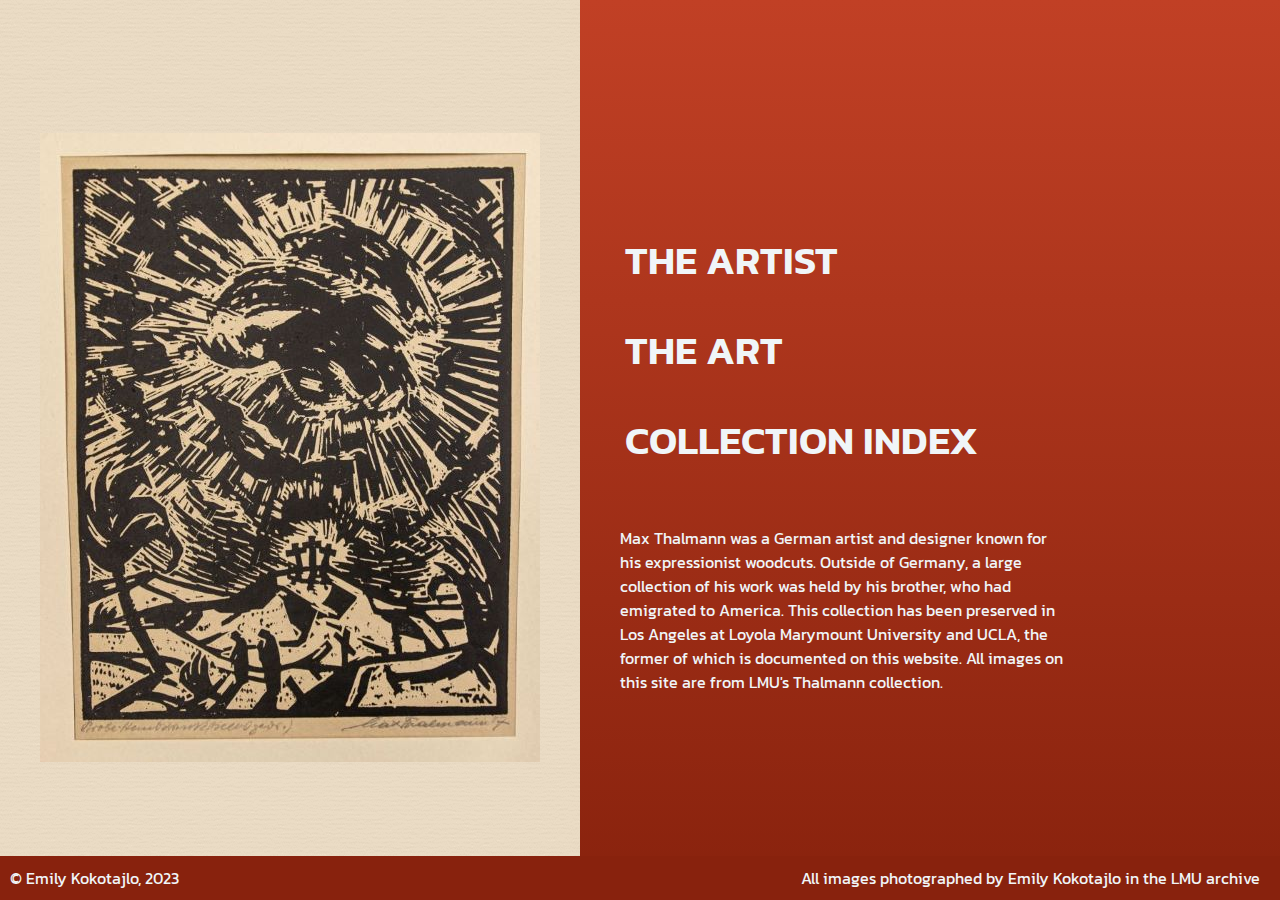
<file: index.html>
<!DOCTYPE html>
<html lang="en">

<head>
    <meta charset="utf-8">
    <meta name="viewport" content="width=device-width,  initial-scale=1.0">
    <link rel="stylesheet" type="text/css" href="Stylesheets/style.css">
    <!--fonts-->
    <link rel="preconnect" href="https://fonts.googleapis.com">
    <link rel="preconnect" href="https://fonts.gstatic.com" crossorigin>
    <link
        href="https://fonts.googleapis.com/css2?family=Kanit:wght@300;600;900&family=Montserrat+Alternates:wght@900&display=swap"
        rel="stylesheet">
    <title>Max Thalmann at LMU</title>
</head>

<!--main page deco-->

<body>
    <div id="landingPage">
        <div class="topPassionImage">
            <figure class="passionImage">
                <img src="Images/passion6.jpg"
                    alt="Golgotha from Max Thalmann's Passion series, expressionist-style woodcut of three crosses on a hill under tumultuous sky">
            </figure>
        </div>
        <div class="rightSideLanding">
            <ul class="bigLinks">
                <li><a href="artist.html">The Artist</a></li>
                <li><a href="art.html">The Art</a></li>
                <li><a href="collection.html">Collection Index</a></li>
            </ul>
            <p id="landingInfo">Max Thalmann was a German artist and designer known for his expressionist woodcuts.
                Outside of Germany, a large collection of his work was held by his brother, who had emigrated to
                America. This collection has been preserved in Los Angeles at Loyola Marymount University and UCLA, the
                former of which is documented on this website. All images on this site are from LMU's Thalmann
                collection.</p>
        </div>
    </div>
    <footer>
        <p>&#169; Emily Kokotajlo, 2023</p>
        <p>All images photographed by Emily Kokotajlo in the LMU archive</p>
    </footer>
</body>

</html>
</file>
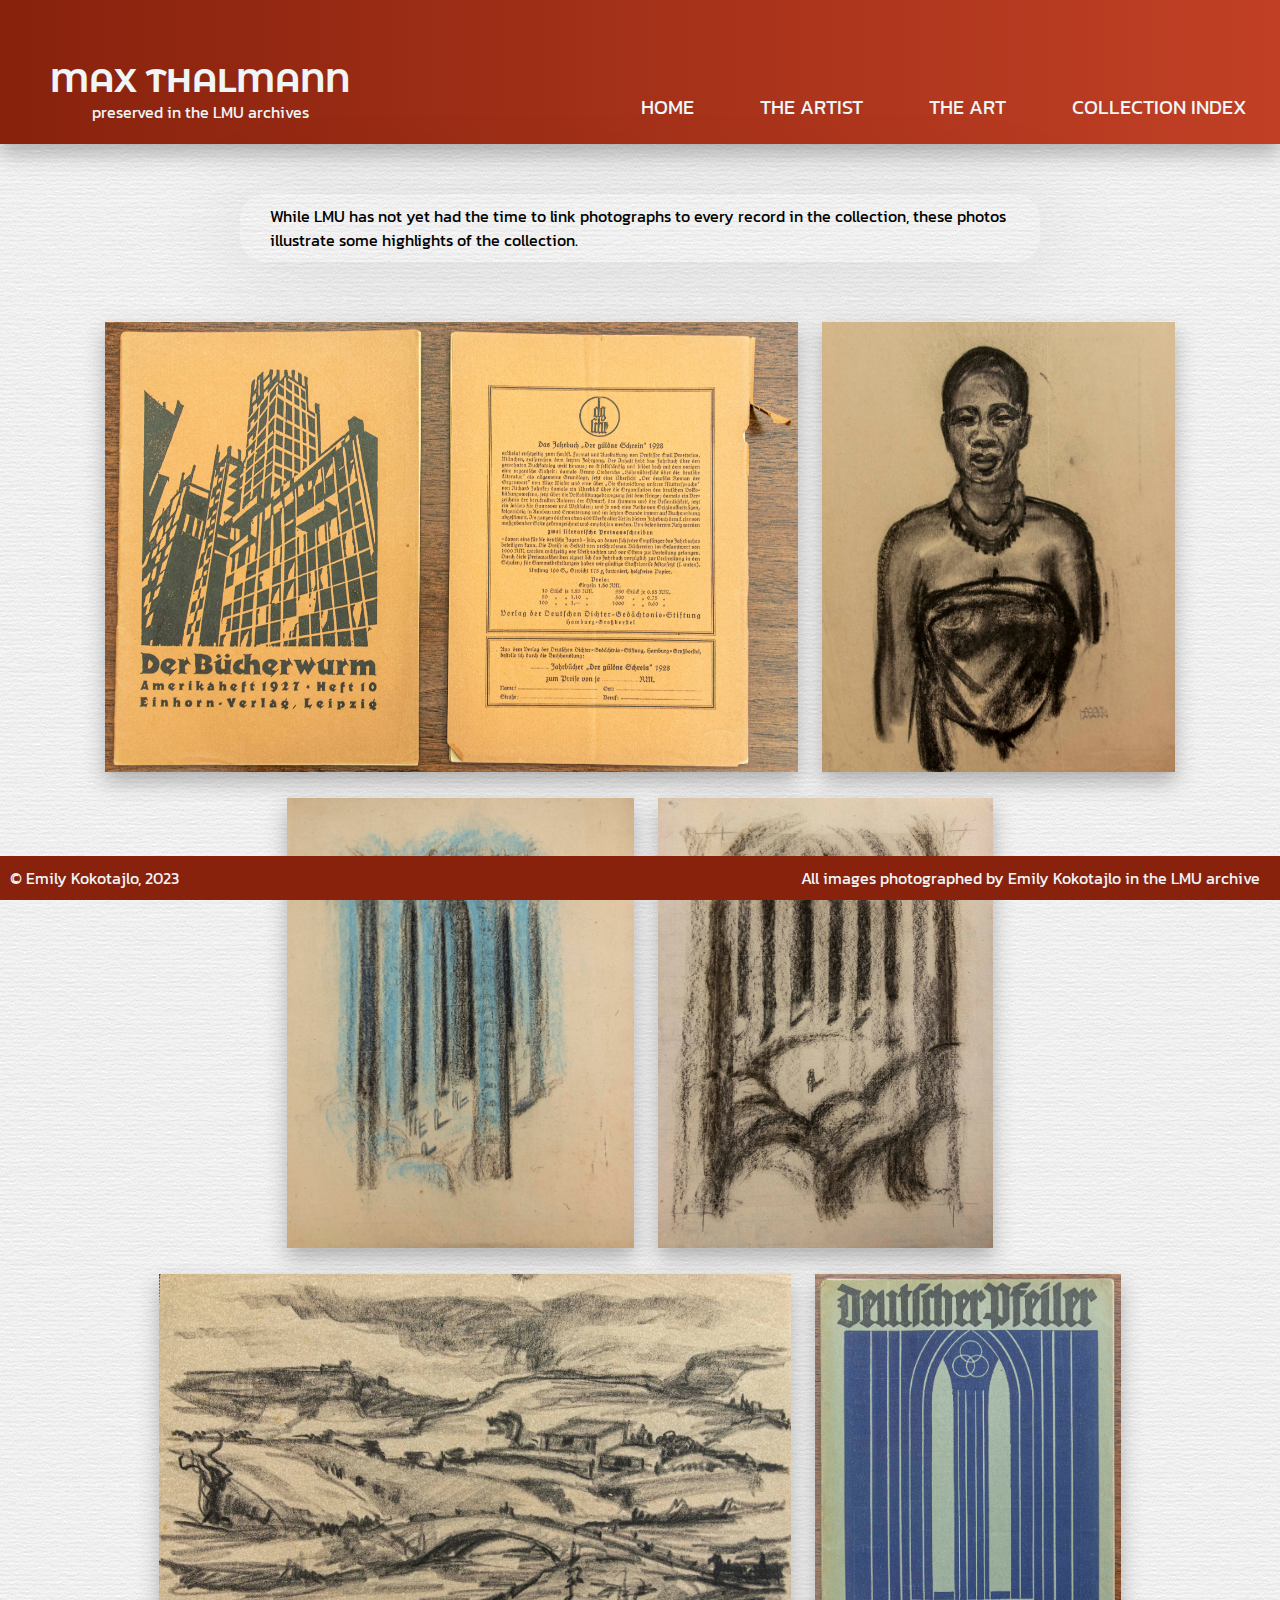
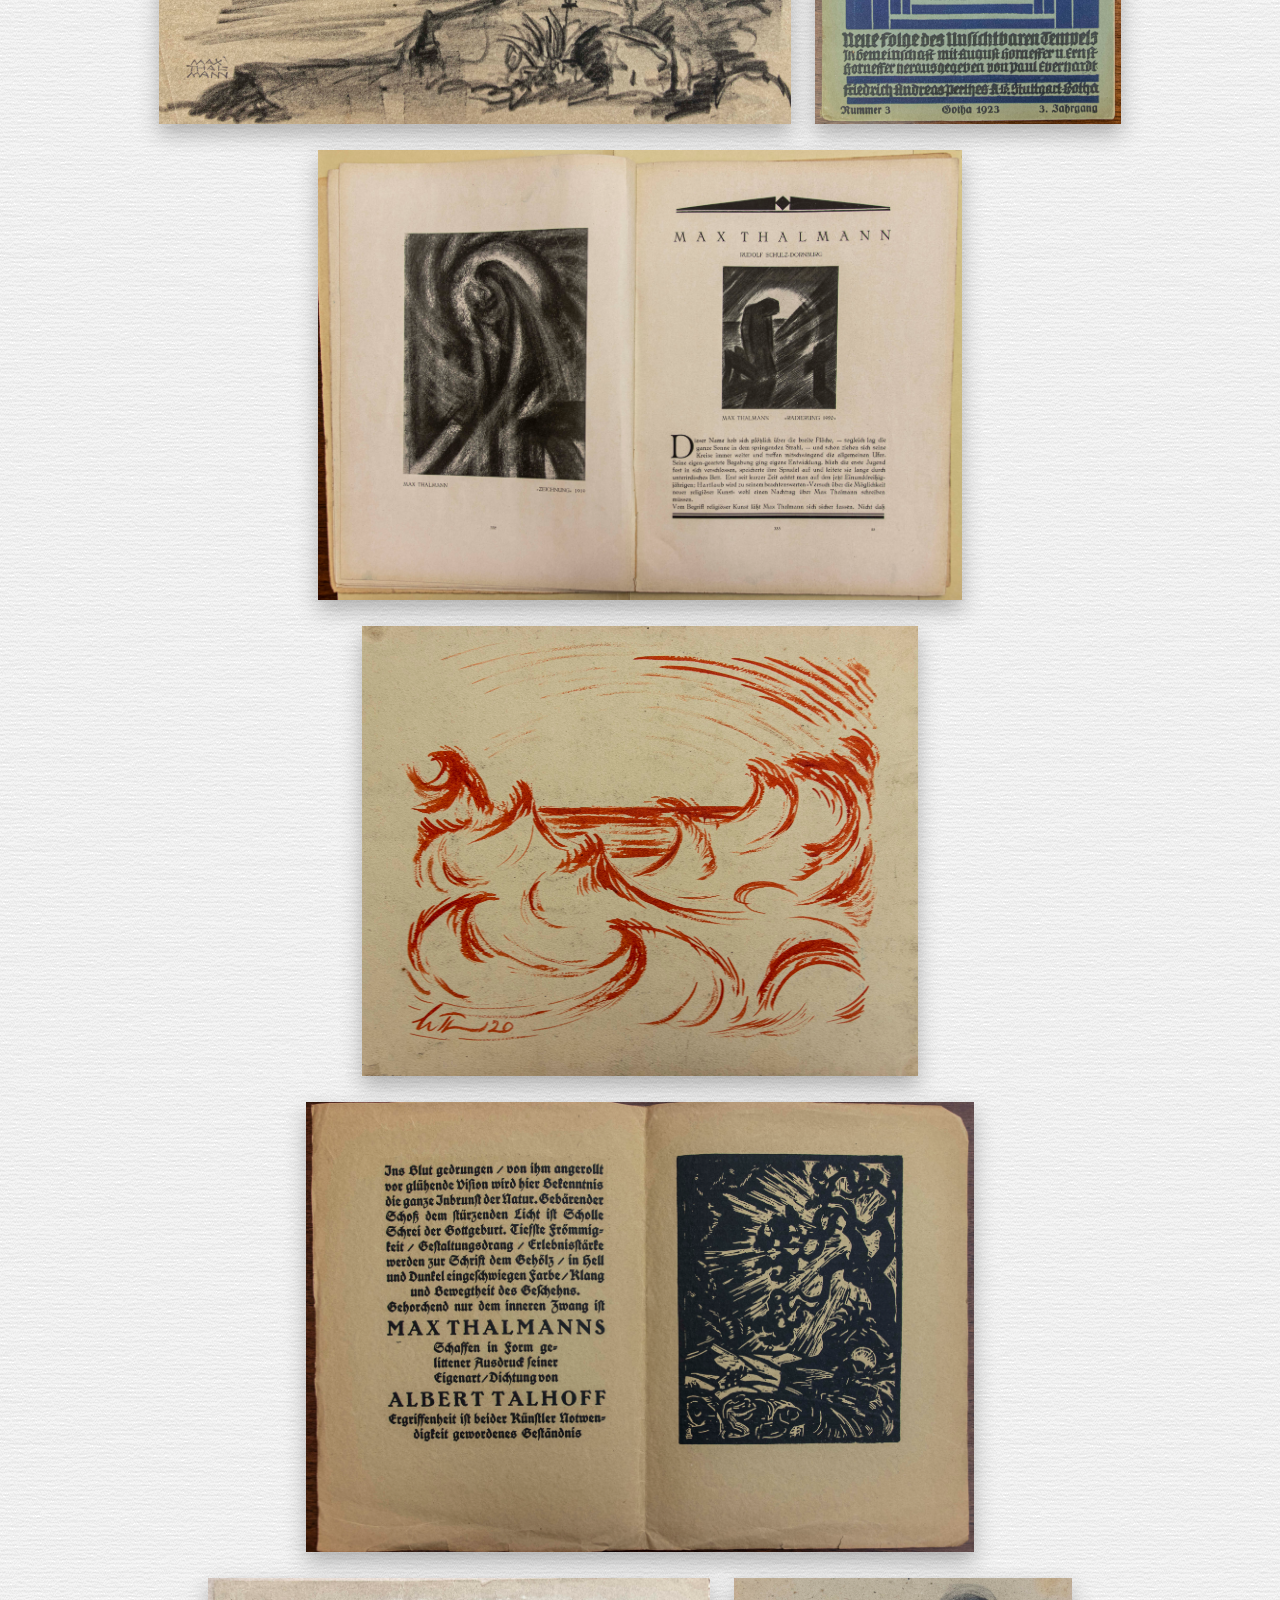
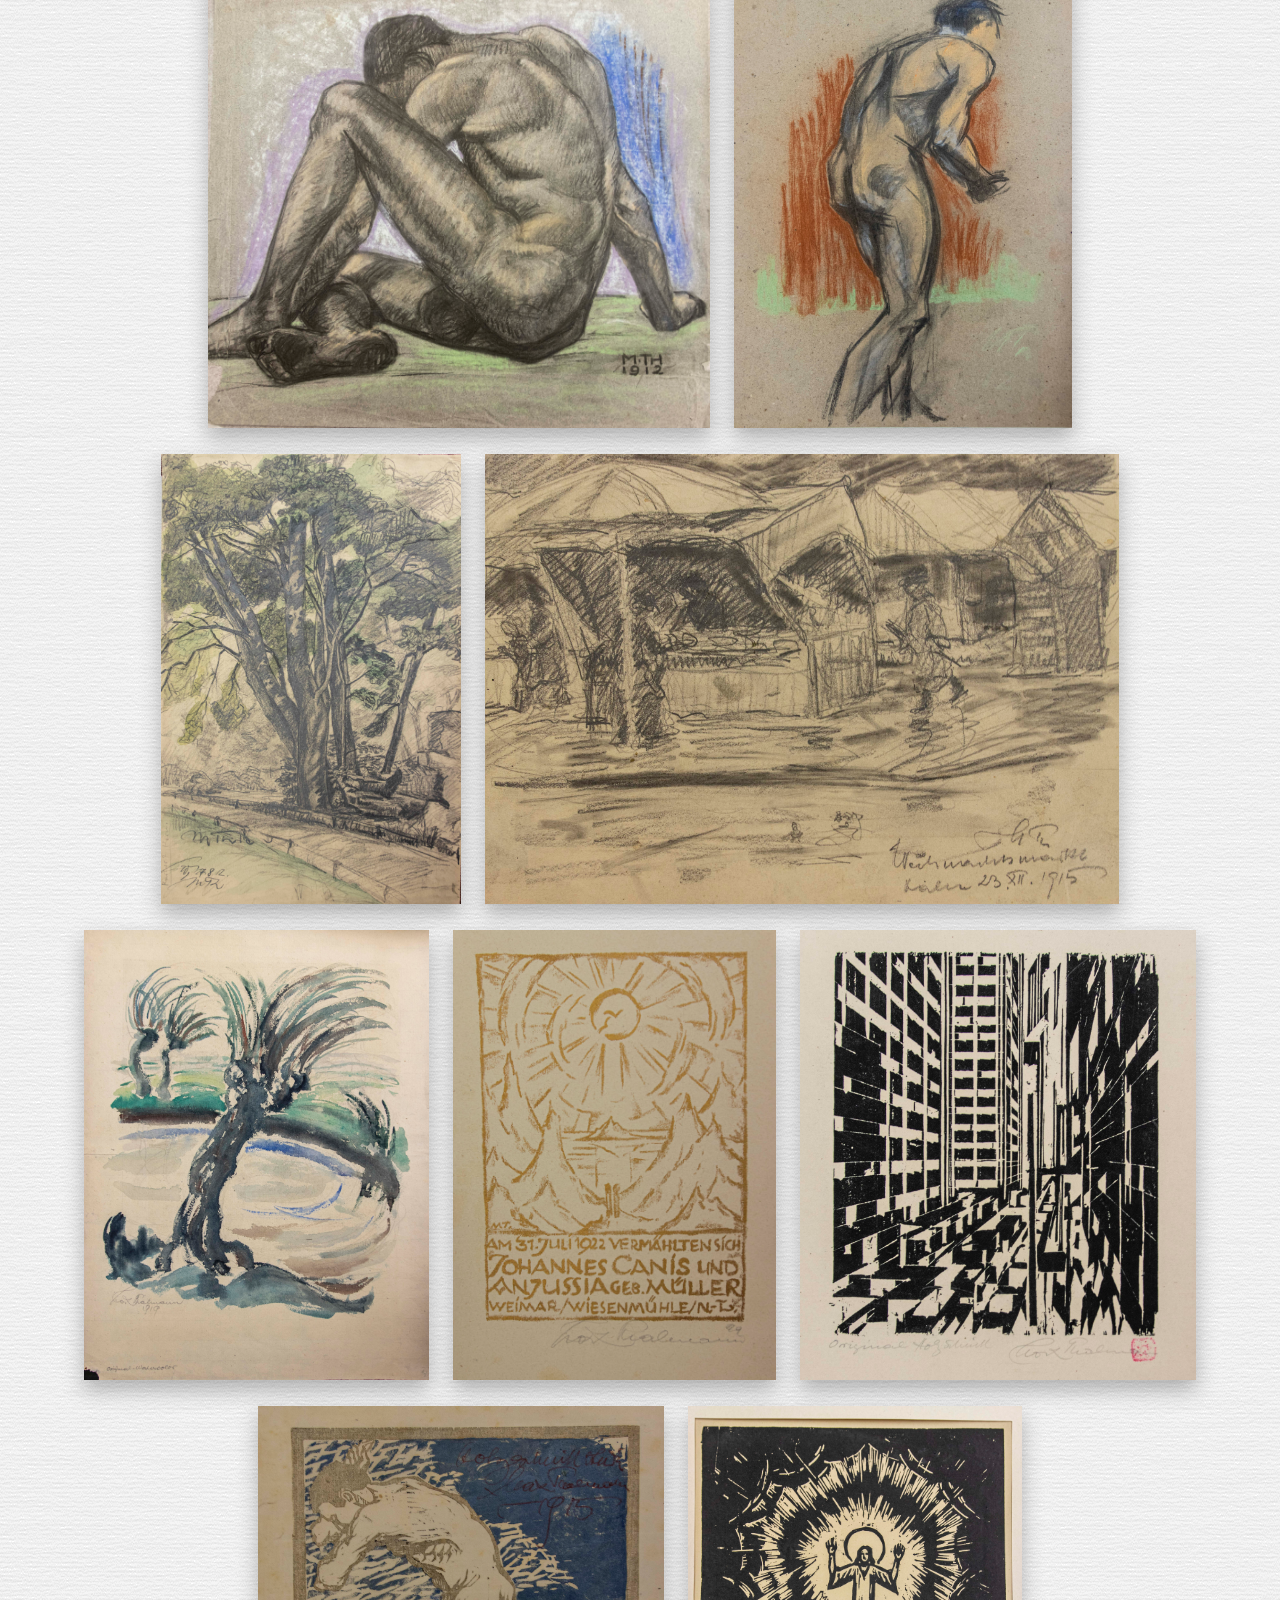
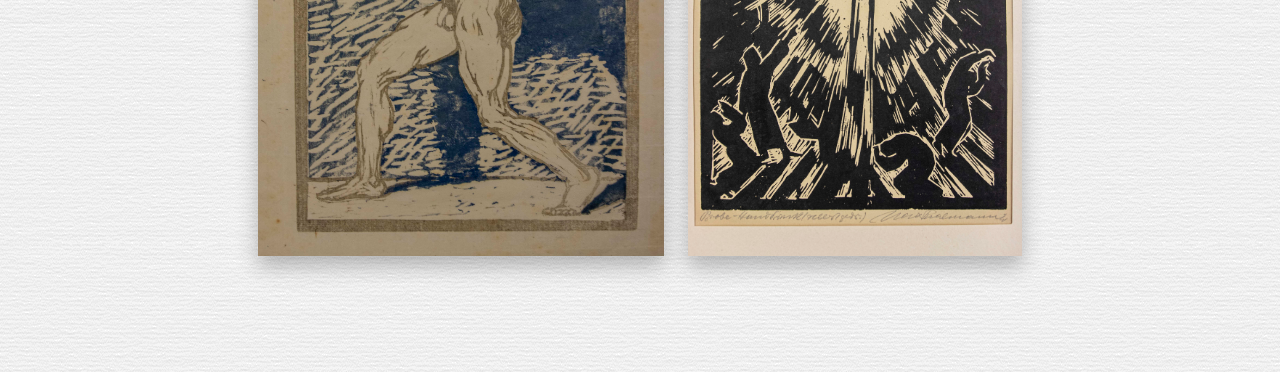
<file: art.html>
<!DOCTYPE html>
<html lang="en">

<head>
    <meta charset="utf-8">
    <meta name="viewport" content="width=device-width,  initial-scale=1.0">
    <link rel="stylesheet" type="text/css" href="Stylesheets/style.css">
    <!--fonts-->
    <link rel="preconnect" href="https://fonts.googleapis.com">
    <link rel="preconnect" href="https://fonts.gstatic.com" crossorigin>
    <link
        href="https://fonts.googleapis.com/css2?family=Kanit:wght@300;600;900&family=Montserrat+Alternates:wght@900&display=swap"
        rel="stylesheet">
    <title>Max Thalmann at LMU</title>
</head>

<body>
    <!--nav bar stuffs-->
    <header>
        <div class="logo"><a href="index.html">
                <h1>Max Thalmann</h1>
                <p>preserved in the LMU archives</p>
            </a></div>
        <nav>
            <ul class="navigation">
                <li><a href="index.html">Home</a></li>
                <li><a href="artist.html">The Artist</a></li>
                <li><a href="art.html">The Art</a></li>
                <li><a href="collection.html">Collection Index</a></li>
            </ul>
        </nav>
    </header>
    <div class="layout">
        <p class="formatExplainer">While LMU has not yet had the time to link photographs to every record in the
            collection, these photos
            illustrate some highlights of the collection.</p>
    </div>

    <!--add many images, with titles-->
    <div id="artMosaicContainer">
        <div id="artMosaic">
            <figure><img src="Images/bucherwurmAmerikaheft316f.jpg"
                    alt="yellow front and back covers of Der Bucherwurm magazine. ink is black, text is German and cover is illustrated with a Thalmann woodcut of skyscrapers from the America series">
                <figcaption>
                    Der Bucherwurm Amerikaheft, "The Bookworm, American issue" pamphlet, 1927. With woodcut cover
                    designed by Thalmann. In folder 316 of box 8
                </figcaption>
            </figure>
            <figure><img src="Images/charcoalAfricanWoman91_27.jpg"
                    alt="charcoal drawing of an African woman, from the torso up. fairly realistic drawing, with some simplifying of her features">
                <figcaption>
                    "Untitled" drawing, charcoal on paper. Entry 91.27 in box 9ov.
                </figcaption>
            </figure>
            <figure><img src="Images/charcoalCathedralSketch199.jpg"
                    alt="charcoal and blue chalk sketch of monumental arches and columns that tiny figures walk around. Line work is rough and fluid">
                <figcaption>
                    Charcoal sketch on paper, likely a study for Cathedral series. Entry 199 in box 5ov
                </figcaption>
            </figure>
            <figure><img src="Images/charcoalCathedralSketch200.jpg"
                    alt="charcoal sketch of monumental arches and columns with a single tiny figure in the center. line work is rough and fluid">
                <figcaption>
                    Charcoal sketch on paper, likely a study for Cathedral series. Entry 200 in box 5ov
                </figcaption>
            </figure>
            <figure><img src="Images/charcoalLandscape198.jpg"
                    alt="charcoal sketch of a small house nestled in gently rolling hills. An arched bridge crosses a river in the foreground. variety of shading, though linework is gestural">
                <figcaption>
                    "Untitled" charcoal landscape on paper. Entry 198 in box 5ov
                </figcaption>
            </figure>
            <figure><img src="Images/deutlcherPfeiler315f.jpg"
                    alt="magazine cover of Deutscher Pfeiler with blue and black ink on greenish paper. Text is German, and Thalmann created the illustrative woodcut of a single column centered in a tall arch. lines are geometric, symmetrical and clean">
                <figcaption>
                    Deutscher Pfeiler, "German Pillar" pamphlet, June 1923. Woodcut cover designed by Thalmann. In
                    folder 315 of box 8
                </figcaption>
            </figure>
            <figure><img src="Images/feuerArticle311f.jpg"
                    alt="pages of Feuer magazine article from March 1921. Text in German, discusses Thalmann's work and contains two small reproductions of stylized etchings by Thalmann">
                <figcaption>
                    Feuer, "Fire" magazine article on Thalmann's work, March 1921. In folder 311 of box 8
                </figcaption>
            </figure>
            <figure><img src="Images/inkWaves208.jpg"
                    alt="orange ink drawing on yellowed paper, appear to be abstracted ocean waves or sand dunes. Gestural line work creates a circular frame within rectangular composition">
                <figcaption>
                    "Style 34," ink and watercolor on paper, 1920. Entry 208 in box 5ov
                </figcaption>
            </figure>
            <figure><img src="Images/passionText313f.jpg"
                    alt="page of a German language text describing Thalmann's work on the Passion series. a small image of Passion 3, Gethsemane">
                <figcaption>
                    German language article on Thalmann's work, date unknown. In folder 313 of box 8
                </figcaption>
            </figure>
            <figure><img src="Images/pastelMaleNude215.jpg"
                    alt="pastel and chalk drawing using black, light purple, light green, blue and white. A nude male figure sits on the floor with his head bowed and one knee pulled towards his chest. His muscles are dramatically shaded and rendered with clear lines">
                <figcaption>
                    "Untitled" pastel on paper, 1912. Entry 215 in box 5ov
                </figcaption>
            </figure>
            <figure><img src="Images/pastelMaleNude91_68.jpg"
                    alt="pastel and chalk drawing using black, light green, white and a burnt orange. A male nude figure faces away from the viewer, hunched over with arms in front of him. Shaded dramatically, but the lines are more rough and gestural">
                <figcaption>
                    "Untitled" pastel on paper, no date. Entry 91.68 in box 9ov
                </figcaption>
            </figure>
            <figure><img src="Images/pencilLandscape287.jpg"
                    alt="pencil drawing of a park, using green in addition to gray. A path comes toward the viewer, with a large tree behind it. Linework is crisp and realistic">
                <figcaption>
                    "Weimar" pencil landscape on paper, 1912. Entry 287 in box 6ov
                </figcaption>
            </figure>
            <figure><img src="Images/pencilMarketScene91_34.jpg"
                    alt="pencil drawing of a man with a shotgun walking through a market. The linework is gestural and overlapping zig-zag shading creates feeling of movement and energy">
                <figcaption>
                    "Untitled" pencil drawing, 1915. Entry 91.34 in box 9ov
                </figcaption>
            </figure>
            <figure><img src="Images/watercolorTrees209.jpg"
                    alt="watercolor with black, blue, green, brown and yellow ink of three gnarly trees with long grass-like tops. Linework is gestural and abstract">
                <figcaption>
                    "Untitled" watercolor on paper, 1919. Entry 209 in box 5ov
                </figcaption>
            </figure>
            <figure><img src="Images/weddingCard91_46.jpg"
                    alt="drawing or chalk-style lithograph with German text wishing Joannes Canis and Anjussia Muller a happy wedding. Illustration is a stylized landscape of the sun over a lake surrounded by dramatic mountains. Two small figures in center of image look out into sunrays and the serene water. Gold ink on yellowed paper">
                <figcaption>
                    Wedding card, drawing or chalk-style lithograph on paper, 1922. Entry 91.46 in box 9ov
                </figcaption>
            </figure>
            <figure><img src="Images/woodcutAmerica278.jpg"
                    alt=" woodcut, black ink on yellowed paper. Stylized view of busy city streets filled with cars, weaving between skyscrapers. Geometric simplification with a dramatic single vanishing point">
                <figcaption>
                    "America Series" woodcut, no date. Entry 278 in box 10ov
                </figcaption>
            </figure>
            <figure><img src="Images/woodcutMaleNude91_70.jpg"
                    alt="woodcut, gold/tan figure with blue ink for shadows on yellowed paper. A nude male figure pulls something heavy outside of the frame with a rope across his shoulder. Dramatic shadows and calligraphic lines outline the figure, but there are no gradients of shading">
                <figcaption>
                    "Striving Male" woodcut, 1915. Entry 91.70 in box 9ov
                </figcaption>
            </figure>
            <figure><img src="Images/WoodcutPassionResurrection231.jpg"
                    alt="woodcut, black ink on yellowed paper. Figure of Christ with his arms outstretched dominates the center of the image and radiates powerful light. Foreground figures are blinded by the light and bow before him, silhouetted in shadow to contrast the central light of Christ">
                <figcaption>
                    "Passion 8," or "Resurrection" woodcut, no date. Entry 231 in box 10ov
                </figcaption>
            </figure>
        </div>
    </div>

    <footer>
        <p>&#169; Emily Kokotajlo, 2023</p>
        <p>All images photographed by Emily Kokotajlo in the LMU archive</p>
    </footer>
</body>

</html>
</file>
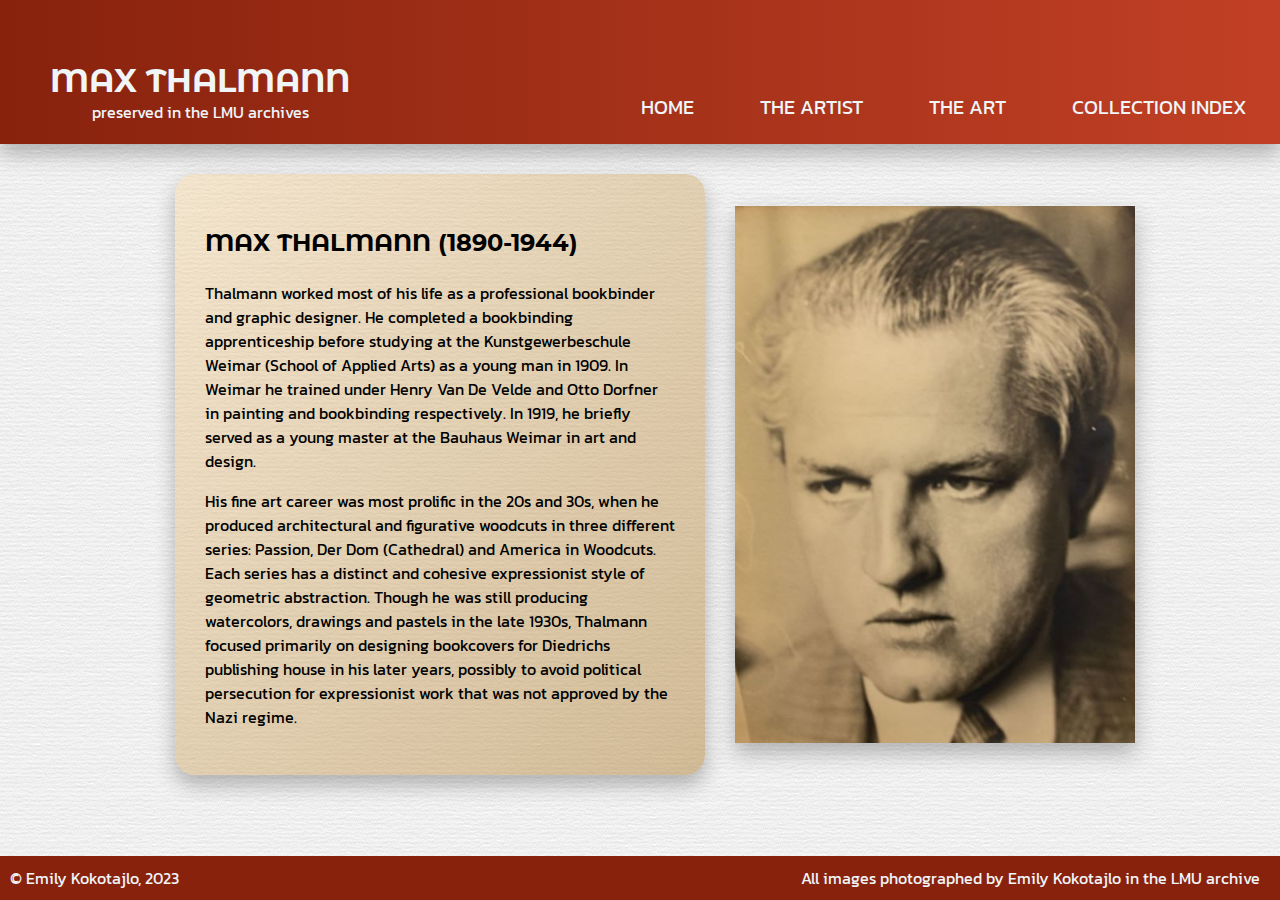
<file: artist.html>
<!DOCTYPE html>
<html lang="en">

<head>
    <meta charset="utf-8">
    <meta name="viewport" content="width=device-width,  initial-scale=1.0">
    <link rel="stylesheet" type="text/css" href="Stylesheets/style.css">
    <!--fonts-->
    <link rel="preconnect" href="https://fonts.googleapis.com">
    <link rel="preconnect" href="https://fonts.gstatic.com" crossorigin>
    <link
        href="https://fonts.googleapis.com/css2?family=Kanit:wght@300;600;900&family=Montserrat+Alternates:wght@900&display=swap"
        rel="stylesheet">
    <title>Max Thalmann at LMU</title>
</head>

<body>
    <!--nav bar stuffs-->
    <header>
        <div class="logo"><a href="index.html">
                <h1>Max Thalmann</h1>
                <p>preserved in the LMU archives</p>
            </a></div>
        <nav>
            <ul class="navigation">
                <li><a href="index.html">Home</a></li>
                <li><a href="artist.html">The Artist</a></li>
                <li><a href="art.html">The Art</a></li>
                <li><a href="collection.html">Collection Index</a></li>
            </ul>
        </nav>
    </header>
    <div id="thalmannBio">
        <div id="bioText">
            <h3>Max Thalmann (1890-1944)</h3>
            <p>Thalmann worked most of his life as a professional bookbinder and graphic designer. He completed a
                bookbinding apprenticeship before studying at the Kunstgewerbeschule Weimar (School of Applied Arts) as
                a young man in 1909. In Weimar he trained under Henry Van De Velde and Otto Dorfner in painting and
                bookbinding respectively. In 1919, he briefly served as a young master at the Bauhaus Weimar in art and
                design.
            </p>
            <p>His fine art career was most prolific in the 20s and 30s, when he produced architectural and
                figurative woodcuts in three different series: Passion, Der Dom (Cathedral) and America in Woodcuts.
                Each series has a distinct and cohesive expressionist style of geometric abstraction. Though he was still
                producing watercolors, drawings and pastels in the late 1930s, Thalmann focused primarily on designing
                bookcovers for Diedrichs publishing house in his later years, possibly to avoid political persecution
                for expressionist work that was not approved by the Nazi regime.</p>
        </div>
        <img id="headshot" src="Images/thalmann-profile-pic.jpg"
            alt="photograph of Max Thalmann, a middle aged white man">
    </div>
    <footer>
        <p>&#169; Emily Kokotajlo, 2023</p>
        <p>All images photographed by Emily Kokotajlo in the LMU archive</p>
    </footer>
</body>

</html>
</file>
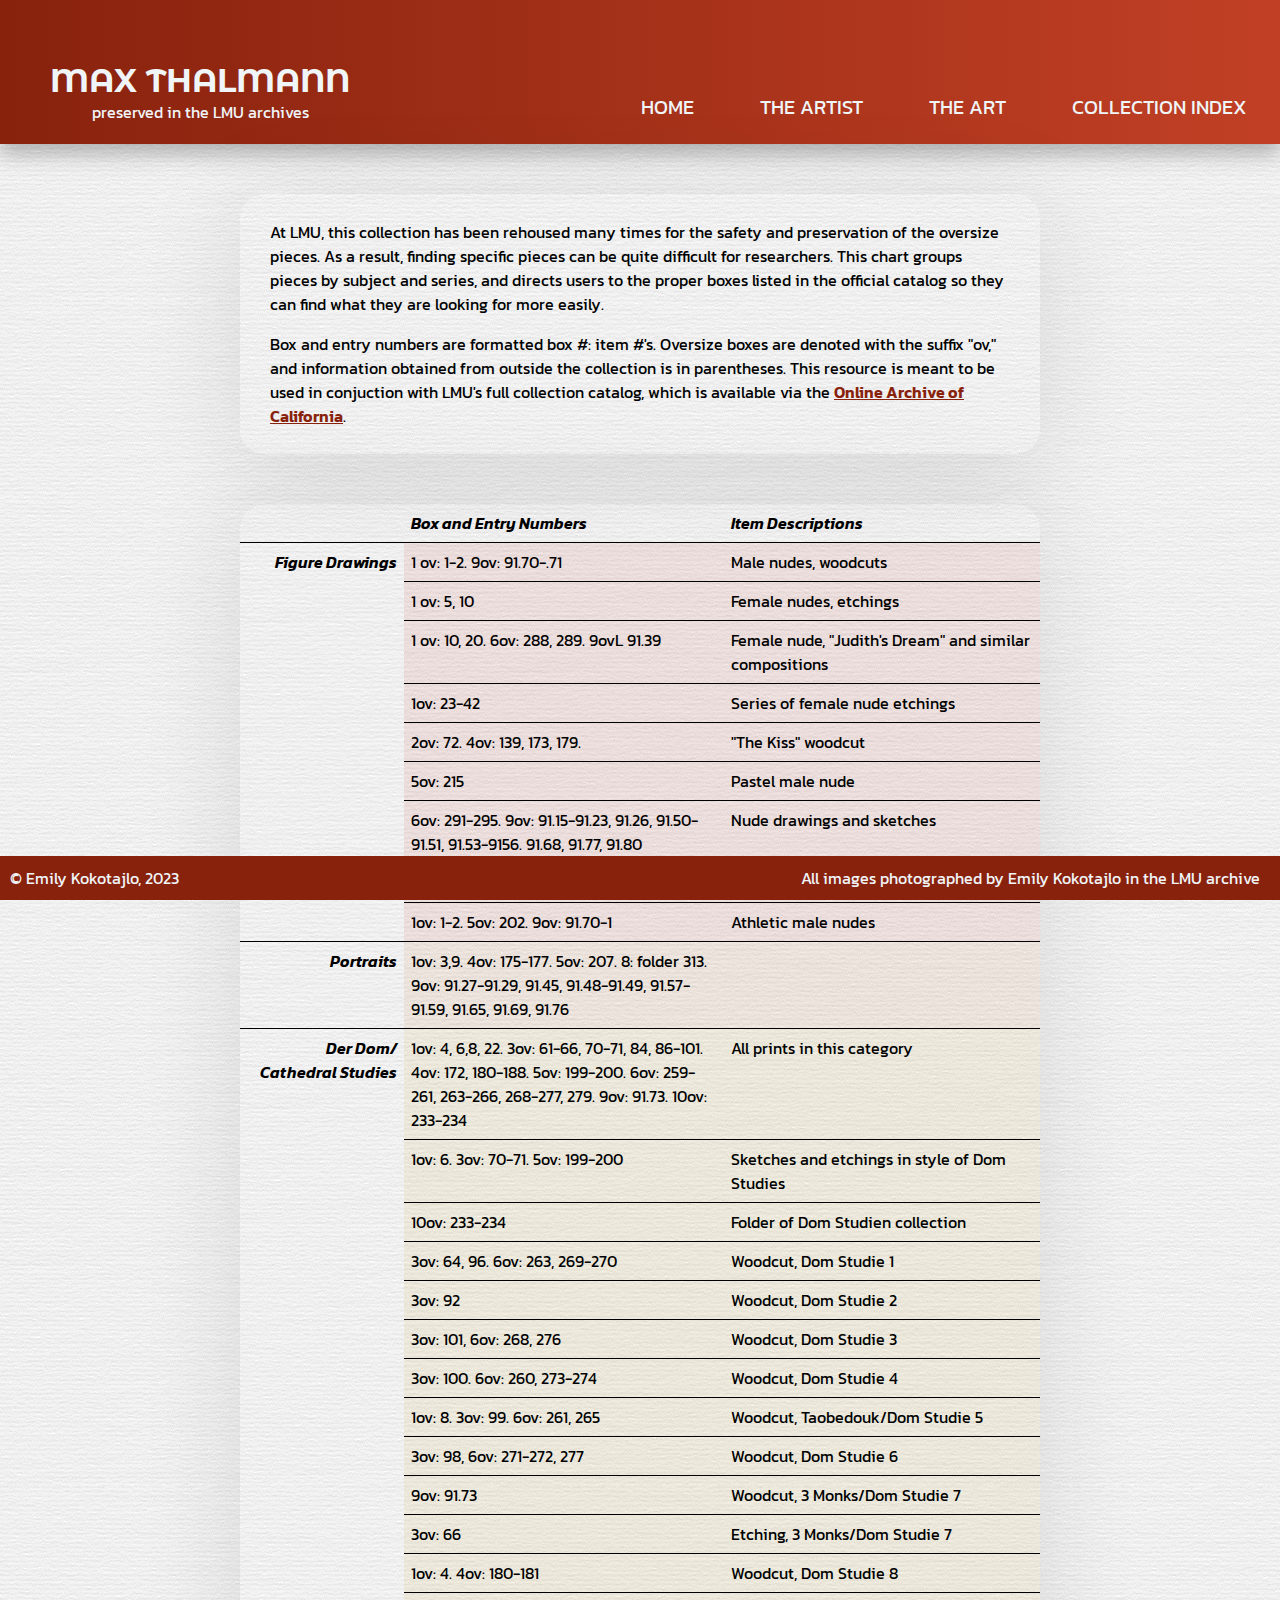
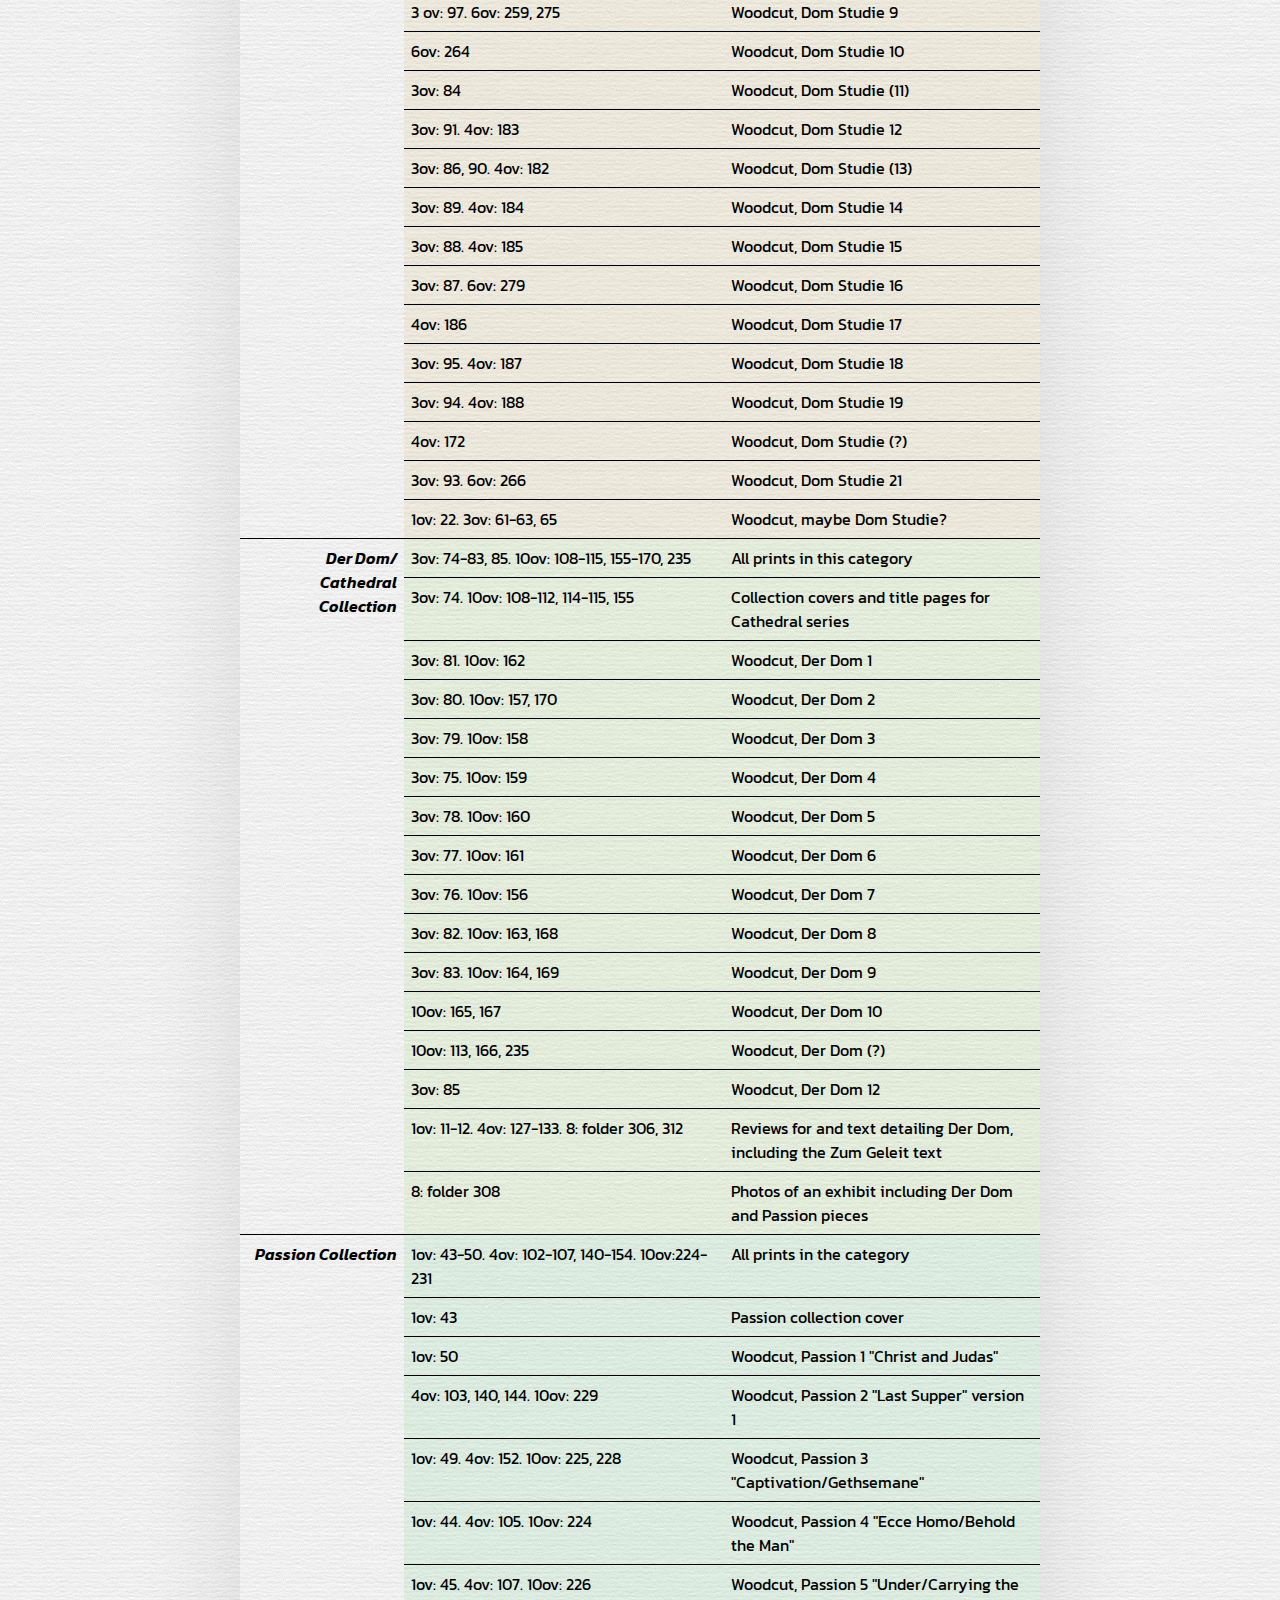
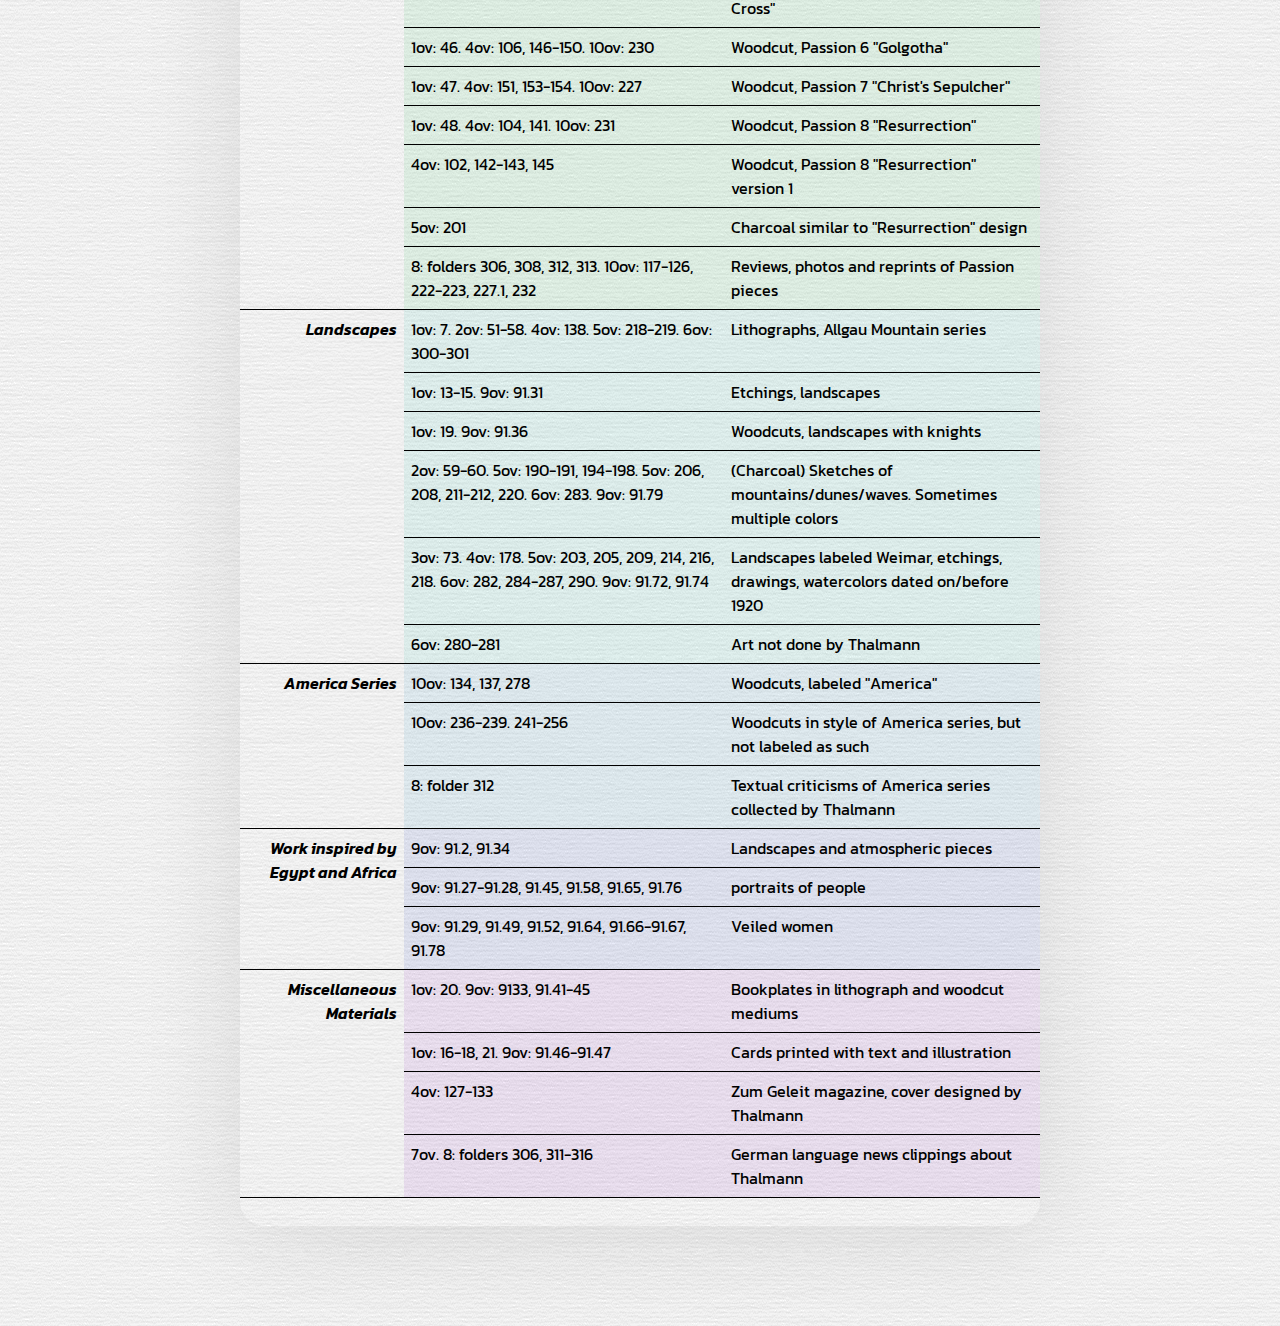
<file: collection.html>
<!DOCTYPE html>
<html lang="en">

<head>
    <meta charset="utf-8">
    <meta name="viewport" content="width=device-width,  initial-scale=1.0">
    <link rel="stylesheet" type="text/css" href="Stylesheets/style.css">
    <!--fonts-->
    <link rel="preconnect" href="https://fonts.googleapis.com">
    <link rel="preconnect" href="https://fonts.gstatic.com" crossorigin>
    <link
        href="https://fonts.googleapis.com/css2?family=Kanit:wght@300;600;900&family=Montserrat+Alternates:wght@900&display=swap"
        rel="stylesheet">
    <title>Max Thalmann at LMU</title>
</head>

<body>
    <!--nav bar stuffs-->
    <header>
        <div class="logo"><a href="index.html">
                <h1>Max Thalmann</h1>
                <p>preserved in the LMU archives</p>
            </a></div>
        <nav>
            <ul class="navigation">
                <li><a href="index.html">Home</a></li>
                <li><a href="artist.html">The Artist</a></li>
                <li><a href="art.html">The Art</a></li>
                <li><a href="collection.html">Collection Index</a></li>
            </ul>
        </nav>
    </header>
    <div class="layout">
        <div class="formatExplainer">
            <p>At LMU, this collection has been rehoused many times for the safety and preservation of the oversize
                pieces. As a result, finding specific pieces can be quite difficult for researchers. This chart groups pieces
                by subject and series, and directs users to the proper boxes listed in the official catalog so they can find
                what they are looking for more easily.</p>
            <p>Box and entry numbers are formatted box #: item #'s. Oversize boxes are denoted with the suffix "ov," and
                information obtained from outside the collection is in parentheses. This resource is meant to be used in
                conjuction with LMU's full collection catalog, which is available via the <a href="https://oac.cdlib.org/findaid/ark:/13030/c8mw2mjf/" target="_blank">Online Archive of California</a>.</p>
        </div>

        <!--chart of deaattthhhhhhh-->
        <div id="tableContainer">
            <table style="border-spacing: 0px;">
                <thead>
                    <tr>
                        <td></td>
                        <td>Box and Entry Numbers</td>
                        <td>Item Descriptions</td>
                    </tr>
                </thead>
                <!--row 1 figure drawings-->
                <tbody class="figureDrawings">
                    <tr>
                        <td class="column" rowspan="9">Figure Drawings</td>
                        <td>1 ov: 1-2. 9ov: 91.70-.71</td>
                        <td>Male nudes, woodcuts</td>
                    </tr>
                    <tr>
                        <td>1 ov: 5, 10</td>
                        <td>Female nudes, etchings</td>
                    </tr>
                    <tr>
                        <td>1 ov: 10, 20. 6ov: 288, 289. 9ovL 91.39</td>
                        <td>Female nude, "Judith's Dream" and similar compositions</td>
                    </tr>
                    <tr>
                        <td>1ov: 23-42</td>
                        <td>Series of female nude etchings</td>
                    </tr>
                    <tr>
                        <td>2ov: 72. 4ov: 139, 173, 179.</td>
                        <td>"The Kiss" woodcut</td>
                    </tr>
                    <tr>
                        <td>5ov: 215</td>
                        <td>Pastel male nude</td>
                    </tr>
                    <tr>
                        <td>6ov: 291-295. 9ov: 91.15-91.23, 91.26, 91.50-91.51, 91.53-9156. 91.68, 91.77, 91.80</td>
                        <td>Nude drawings and sketches</td>
                    </tr>
                    <tr>
                        <td>8: folder 308</td>
                        <td> Photos of Thalmann nude pieces</td>
                    </tr>
                    <tr>
                        <td>1ov: 1-2. 5ov: 202. 9ov: 91.70-1</td>
                        <td>Athletic male nudes</td>
                    </tr>
                </tbody>
                <!--row 2 portraits-->
                <tbody class="portraits">
                    <tr>
                        <td class="column">Portraits</td>
                        <td>1ov: 3,9. 4ov: 175-177. 5ov: 207. 8: folder 313. 9ov: 91.27-91.29, 91.45, 91.48-91.49,
                            91.57-91.59,
                            91.65, 91.69, 91.76</td>
                        <td></td>
                    </tr>
                </tbody>
                <!--row 3 Der Dom Studies-->
                <tbody class="derDomStudie">
                    <tr>
                        <td class="column" rowspan="26">Der Dom/ Cathedral Studies</td>
                        <td>1ov: 4, 6,8, 22. 3ov: 61-66, 70-71, 84, 86-101. 4ov: 172, 180-188. 5ov: 199-200. 6ov:
                            259-261,
                            263-266,
                            268-277, 279. 9ov: 91.73. 10ov: 233-234</td>
                        <td>All prints in this category</td>
                    </tr>
                    <tr>
                        <td>1ov: 6. 3ov: 70-71. 5ov: 199-200</td>
                        <td>Sketches and etchings in style of Dom Studies</td>
                    </tr>
                    <tr>
                        <td>10ov: 233-234</td>
                        <td>Folder of Dom Studien collection</td>
                    </tr>
                    <tr>
                        <td>3ov: 64, 96. 6ov: 263, 269-270</td>
                        <td>Woodcut, Dom Studie 1</td>
                    </tr>
                    <tr>
                        <td>3ov: 92</td>
                        <td>Woodcut, Dom Studie 2</td>
                    </tr>
                    <tr>
                        <td>3ov: 101, 6ov: 268, 276</td>
                        <td>Woodcut, Dom Studie 3</td>
                    </tr>
                    <tr>
                        <td>3ov: 100. 6ov: 260, 273-274</td>
                        <td>Woodcut, Dom Studie 4</td>
                    </tr>
                    <tr>
                        <td>1ov: 8. 3ov: 99. 6ov: 261, 265</td>
                        <td>Woodcut, Taobedouk/Dom Studie 5</td>
                    </tr>
                    <tr>
                        <td>3ov: 98, 6ov: 271-272, 277</td>
                        <td>Woodcut, Dom Studie 6</td>
                    </tr>
                    <tr>
                        <td>9ov: 91.73</td>
                        <td>Woodcut, 3 Monks/Dom Studie 7</td>
                    </tr>
                    <tr>
                        <td>3ov: 66</td>
                        <td>Etching, 3 Monks/Dom Studie 7</td>
                    </tr>
                    <tr>
                        <td>1ov: 4. 4ov: 180-181</td>
                        <td>Woodcut, Dom Studie 8</td>
                    </tr>
                    <tr>
                        <td>3 ov: 97. 6ov: 259, 275</td>
                        <td>Woodcut, Dom Studie 9</td>
                    </tr>
                    <tr>
                        <td>6ov: 264</td>
                        <td>Woodcut, Dom Studie 10</td>
                    </tr>
                    <tr>
                        <td>3ov: 84</td>
                        <td>Woodcut, Dom Studie (11)</td>
                    </tr>
                    <tr>
                        <td>3ov: 91. 4ov: 183</td>
                        <td>Woodcut, Dom Studie 12</td>
                    </tr>
                    <tr>
                        <td>3ov: 86, 90. 4ov: 182</td>
                        <td>Woodcut, Dom Studie (13)</td>
                    </tr>
                    <tr>
                        <td>3ov: 89. 4ov: 184</td>
                        <td>Woodcut, Dom Studie 14</td>
                    </tr>
                    <tr>
                        <td>3ov: 88. 4ov: 185</td>
                        <td>Woodcut, Dom Studie 15</td>
                    </tr>
                    <tr>
                        <td>3ov: 87. 6ov: 279</td>
                        <td>Woodcut, Dom Studie 16</td>
                    </tr>
                    <tr>
                        <td>4ov: 186</td>
                        <td>Woodcut, Dom Studie 17</td>
                    </tr>
                    <tr>
                        <td>3ov: 95. 4ov: 187</td>
                        <td>Woodcut, Dom Studie 18</td>
                    </tr>
                    <tr>
                        <td>3ov: 94. 4ov: 188</td>
                        <td>Woodcut, Dom Studie 19</td>
                    </tr>
                    <tr>
                        <td>4ov: 172</td>
                        <td>Woodcut, Dom Studie (?)</td>
                    </tr>
                    <tr>
                        <td>3ov: 93. 6ov: 266</td>
                        <td>Woodcut, Dom Studie 21</td>
                    </tr>
                    <tr>
                        <td>1ov: 22. 3ov: 61-63, 65</td>
                        <td>Woodcut, maybe Dom Studie?</td>
                    </tr>
                </tbody>
                <!--row 4 Der Dom Collection-->
                <tbody class="derDomFinal">
                    <tr>
                        <td class="column" rowspan="16">Der Dom/ Cathedral Collection</td>
                        <td>3ov: 74-83, 85. 10ov: 108-115, 155-170, 235</td>
                        <td>All prints in this category</td>
                    </tr>
                    <tr>
                        <td>3ov: 74. 10ov: 108-112, 114-115, 155</td>
                        <td>Collection covers and title pages for Cathedral series</td>
                    </tr>
                    <tr>
                        <td>3ov: 81. 10ov: 162</td>
                        <td>Woodcut, Der Dom 1</td>
                    </tr>
                    <tr>
                        <td>3ov: 80. 10ov: 157, 170</td>
                        <td>Woodcut, Der Dom 2</td>
                    </tr>
                    <tr>
                        <td>3ov: 79. 10ov: 158</td>
                        <td>Woodcut, Der Dom 3</td>
                    </tr>
                    <tr>
                        <td>3ov: 75. 10ov: 159</td>
                        <td>Woodcut, Der Dom 4</td>
                    </tr>
                    <tr>
                        <td>3ov: 78. 10ov: 160</td>
                        <td>Woodcut, Der Dom 5</td>
                    </tr>
                    <tr>
                        <td>3ov: 77. 10ov: 161</td>
                        <td>Woodcut, Der Dom 6</td>
                    </tr>
                    <tr>
                        <td>3ov: 76. 10ov: 156</td>
                        <td>Woodcut, Der Dom 7</td>
                    </tr>
                    <tr>
                        <td>3ov: 82. 10ov: 163, 168</td>
                        <td>Woodcut, Der Dom 8</td>
                    </tr>
                    <tr>
                        <td>3ov: 83. 10ov: 164, 169</td>
                        <td>Woodcut, Der Dom 9</td>
                    </tr>
                    <tr>
                        <td>10ov: 165, 167</td>
                        <td>Woodcut, Der Dom 10</td>
                    </tr>
                    <tr>
                        <td>10ov: 113, 166, 235</td>
                        <td>Woodcut, Der Dom (?)</td>
                    </tr>
                    <tr>
                        <td>3ov: 85</td>
                        <td>Woodcut, Der Dom 12</td>
                    </tr>
                    <tr>
                        <td>1ov: 11-12. 4ov: 127-133. 8: folder 306, 312</td>
                        <td>Reviews for and text detailing Der Dom, including the Zum Geleit text</td>
                    </tr>
                    <tr>
                        <td>8: folder 308</td>
                        <td>Photos of an exhibit including Der Dom and Passion pieces</td>
                    </tr>
                </tbody>
                <!--row 5 Passion Collection-->
                <tbody class="passion">
                    <tr>
                        <td class="column" rowspan="13">Passion Collection</td>
                        <td>1ov: 43-50. 4ov: 102-107, 140-154. 10ov:224-231</td>
                        <td>All prints in the category</td>
                    </tr>
                    <tr>
                        <td>1ov: 43</td>
                        <td>Passion collection cover</td>
                    </tr>
                    <tr>
                        <td>1ov: 50</td>
                        <td>Woodcut, Passion 1 "Christ and Judas"</td>
                    </tr>
                    <tr>
                        <td>4ov: 103, 140, 144. 10ov: 229</td>
                        <td>Woodcut, Passion 2 "Last Supper" version 1</td>
                    </tr>
                    <tr>
                        <td>1ov: 49. 4ov: 152. 10ov: 225, 228</td>
                        <td>Woodcut, Passion 3 "Captivation/Gethsemane"</td>
                    </tr>
                    <tr>
                        <td>1ov: 44. 4ov: 105. 10ov: 224</td>
                        <td>Woodcut, Passion 4 "Ecce Homo/Behold the Man"</td>
                    </tr>
                    <tr>
                        <td>1ov: 45. 4ov: 107. 10ov: 226</td>
                        <td>Woodcut, Passion 5 "Under/Carrying the Cross"</td>
                    </tr>
                    <tr>
                        <td>1ov: 46. 4ov: 106, 146-150. 10ov: 230</td>
                        <td>Woodcut, Passion 6 "Golgotha"</td>
                    </tr>
                    <tr>
                        <td>1ov: 47. 4ov: 151, 153-154. 10ov: 227</td>
                        <td>Woodcut, Passion 7 "Christ's Sepulcher"</td>
                    </tr>
                    <tr>
                        <td>1ov: 48. 4ov: 104, 141. 10ov: 231</td>
                        <td>Woodcut, Passion 8 "Resurrection"</td>
                    </tr>
                    <tr>
                        <td>4ov: 102, 142-143, 145</td>
                        <td>Woodcut, Passion 8 "Resurrection" version 1</td>
                    </tr>
                    <tr>
                        <td>5ov: 201</td>
                        <td>Charcoal similar to "Resurrection" design</td>
                    </tr>
                    <tr>
                        <td>8: folders 306, 308, 312, 313. 10ov: 117-126, 222-223, 227.1, 232</td>
                        <td>Reviews, photos and reprints of Passion pieces</td>
                    </tr>
                </tbody>
                <!--row 6 landscapes-->
                <tbody class="landscapes">
                    <tr>
                        <td class="column" rowspan="6">Landscapes</td>
                        <td>1ov: 7. 2ov: 51-58. 4ov: 138. 5ov: 218-219. 6ov: 300-301</td>
                        <td>Lithographs, Allgau Mountain series</td>
                    </tr>
                    <tr>
                        <td>1ov: 13-15. 9ov: 91.31</td>
                        <td>Etchings, landscapes</td>
                    </tr>
                    <tr>
                        <td>1ov: 19. 9ov: 91.36</td>
                        <td>Woodcuts, landscapes with knights</td>
                    </tr>
                    <tr>
                        <td>2ov: 59-60. 5ov: 190-191, 194-198. 5ov: 206, 208, 211-212, 220. 6ov: 283. 9ov: 91.79</td>
                        <td>(Charcoal) Sketches of mountains/dunes/waves. Sometimes multiple colors</td>
                    </tr>
                    <tr>
                        <td>3ov: 73. 4ov: 178. 5ov: 203, 205, 209, 214, 216, 218. 6ov: 282, 284-287, 290. 9ov: 91.72,
                            91.74
                        </td>
                        <td>Landscapes labeled Weimar, etchings, drawings, watercolors dated on/before 1920</td>
                    </tr>
                    <tr>
                        <td>6ov: 280-281</td>
                        <td>Art not done by Thalmann</td>
                    </tr>
                </tbody>
                <!--row 7 America series-->
                <tbody class="america">
                    <tr>
                        <td class="column" rowspan="3">America Series</td>
                        <td>10ov: 134, 137, 278</td>
                        <td>Woodcuts, labeled "America"</td>
                    </tr>
                    <tr>
                        <td>10ov: 236-239. 241-256</td>
                        <td>Woodcuts in style of America series, but not labeled as such</td>
                    </tr>
                    <tr>
                        <td>8: folder 312</td>
                        <td>Textual criticisms of America series collected by Thalmann</td>
                    </tr>
                </tbody>
                <!--row 8 Egypt and Africa-->
                <tbody class="africa">
                    <tr>
                        <td class="column" rowspan="3">Work inspired by Egypt and Africa</td>
                        <td>9ov: 91.2, 91.34</td>
                        <td>Landscapes and atmospheric pieces</td>
                    </tr>
                    <tr>
                        <td>9ov: 91.27-91.28, 91.45, 91.58, 91.65, 91.76</td>
                        <td>portraits of people</td>
                    </tr>
                    <tr>
                        <td>9ov: 91.29, 91.49, 91.52, 91.64, 91.66-91.67, 91.78</td>
                        <td>Veiled women</td>
                    </tr>
                </tbody>
                <!--last 3 rows-->
                <tbody class="misc">
                    <tr>
                        <td class="column" rowspan="4">Miscellaneous Materials</td>
                        <td>1ov: 20. 9ov: 9133, 91.41-45</td>
                        <td>Bookplates in lithograph and woodcut mediums</td>
                    </tr>
                    <tr>
                        <td>1ov: 16-18, 21. 9ov: 91.46-91.47</td>
                        <td>Cards printed with text and illustration</td>
                    </tr>
                    <tr>
                        <td>4ov: 127-133</td>
                        <td>Zum Geleit magazine, cover designed by Thalmann</td>
                    </tr>
                    <tr>
                        <td>7ov. 8: folders 306, 311-316</td>
                        <td>German language news clippings about Thalmann</td>
                    </tr>
                </tbody>
                <tbody id="tableEmpty">
                    <tr>
                        <td></td>
                        <td></td>
                        <td></td>
                    </tr>
                    <tr>
                        <td></td>
                        <td></td>
                        <td></td>
                    </tr>
                </tbody>
            </table>
        </div>
    </div>
    <footer>
        <p>&#169; Emily Kokotajlo, 2023</p>
        <p>All images photographed by Emily Kokotajlo in the LMU archive</p>
    </footer>
</body>

</html>
</file>
<file: Stylesheets/style.css>
body {
    margin: 0;
    font-family: 'Kanit', sans-serif;
    background-image: url('../Images/paperTexture.png');
}
.layout {
    display: flex;
    align-items: center;
    flex-direction: column;
    /*background-color: #928e7f25;*/
}

/**styling the landing page**/
.rightSideLanding {
    display: flex;
    background-image: linear-gradient(to top, #88220d, #C14025);
    height: 100%;
    width: 100%;
    flex-direction: column;
    justify-content: center;
}
.bigLinks {
    font-family: 'Kanit', sans-serif;
    font-weight: 600;
    text-transform: uppercase;
    font-size: 40px;
    list-style: none;
    display: flex;
    justify-content: left;
    flex-direction: column;
    gap: 30px;
}
.bigLinks li a {
    text-decoration: none;
    color: #f0f5f8;
    padding: 5px;
    border-radius: 5px;
}
.bigLinks li a:hover {
    background-color: #88220d;
}
#landingInfo {
    color: #f0f5f8;
    max-width: 450px;
    margin-left: 40px;
}
#landingPage {
    display: flex;
    justify-content: space-between;
    align-items: center;
    height: 100vh;
}
.topPassionImage {
    background-color: #e4cca69a;
    height: 100%;
    display: flex;
    justify-content: center;
    align-items: center;
}


/**responsive to window size**/
@media only screen and (max-width: 890px) {
    #landingPage {
      flex-direction: column;
    }
    .bigLinks {
        align-items: center;
        gap: 10px;
    }
    .passionImage {
        max-width: 500px;
    }
    #thalmannBio {
        flex-direction: column;
        align-items: center;
    }
    #artMosaic img {
        max-width: 400px;
    }
    header {
        flex-direction: column;
    }
}


/**styling the header and nav bar**/
header {
    display: flex;
    flex: none;
    justify-content: space-between;
    padding-top: 40px;
    background-image: linear-gradient(to right, #88220d, #C14025);
    box-shadow: 0px 10px 20px rgba(34, 34, 34, 0.315);
}
header h1 {
    padding: 0px 30px;
    font-family: 'Montserrat Alternates', sans-serif;
    text-transform: uppercase;
    margin-bottom: 0px;
}
header p {
    margin-top: 0px;
    text-align: center;
    font-family: 'Kanit', sans-serif;
}
.logo {
    color: #f0f5f8;
    margin-left: 20px;
}
.logo a {
    text-decoration: none;
    color: #f0f5f8;
}
.navigation {
    display: flex;
    justify-content: flex-end;
    list-style: none;
    margin: 30px 0px 0px;
}
.navigation li {
    margin: 12px;
    padding: 10px;
    border-radius: 5px;
    font-size: 20px;
    text-transform: uppercase;
    font-family: 'Kanit', sans-serif;
}
.navigation li a {
    color: #f0f5f8;
    text-decoration: none;
    padding: 11px;
    border-radius: 6px;
}
.navigation li a:hover {
    background-color: #88220d;
}


/**styling the artist page**/
#thalmannBio {
    display: flex;
    justify-content: center;
    align-items: center;
}
#bioText {
    max-width: 470px;
    display: inline;
    background-image: linear-gradient(to bottom right, #fac97a4b, #a0670c65);
    padding: 30px;
    margin: 30px;
    border-radius: 20px;
    height: 100%;
    box-shadow: 0px 10px 20px rgba(34, 34, 34, 0.315);
}
#bioText h3 {
    font-family: 'Montserrat Alternates', sans-serif;
    text-transform: uppercase;
    font-size: 24px;
}
#headshot {
    display: inline;
    max-width: 400px;
    box-shadow: 0px 10px 20px rgba(34, 34, 34, 0.315);
}


/**styling the collection page**/
.formatExplainer {
    margin: 50px 0px;
    max-width: 740px;
    background-image: url('../Images/paperTexture.png');
    box-shadow: 0px 10px 100px rgba(34, 34, 34, 0.115);
    padding: 10px 30px;
    border-radius: 25px;
}
.formatExplainer a {
    text-decoration: underline;
    color: #88220d;
    font-weight: 600;
}
#tableContainer {
    box-shadow: 0px 10px 100px rgba(34, 34, 34, 0.115);
    border-radius: 25px;
    max-width: 800px;
    margin-bottom: 100px;
}
table {
    width: 100%;
}
td {
    vertical-align: top;
    padding: 7px;
    border-bottom: .5mm solid black;
}
#tableEmpty td {
    border-bottom: unset;
}
thead {
    font-style: oblique;
    font-weight: 600;
}
.column {
    text-align: right;
    background-image: url('../Images/paperTexture.png');
    font-style: oblique;
    font-weight: 600;
}
.figureDrawings {
    background-color: rgba(193, 63, 37, 0.1);
}
.figureDrawings tr:hover {
    background-color: rgba(193, 63, 37, 0.6);
}
.portraits {
    background-color: rgba(193, 120, 37, 0.1);
}
.portraits tr:hover {
    background-color: rgba(193, 120, 37, 0.6);
}
.derDomStudie {
    background-color: rgba(193, 164, 37, 0.1);
}
.derDomStudie tr:hover {
    background-color: rgba(193, 164, 37, 0.6);
}
.derDomFinal {
    background-color: rgba(120, 193, 37, 0.1);
}
.derDomFinal tr:hover {
    background-color: rgba(120, 193, 37, 0.6);
}
.passion {
    background-color: rgba(37, 193, 89, 0.1);
}
.passion tr:hover {
    background-color: rgba(37, 193, 89, 0.6);
}
.landscapes {
    background-color: rgba(37, 193, 172, 0.1);
}
.landscapes tr:hover {
    background-color: rgba(37, 193, 172, 0.6);
}
.america {
    background-color: rgba(37, 144, 193, 0.1);
}
.america tr:hover {
    background-color: rgba(37, 144, 193, 0.6);
}
.africa {
    background-color: rgba(37, 66, 193, 0.1);
}
.africa tr:hover {
    background-color: rgba(37, 66, 193, 0.6);
}
.misc {
    background-color: rgba(144, 37, 193, 0.1);
}
.misc tr:hover {
    background-color: rgba(144, 37, 193, 0.6);
}

/**styling the footer**/
footer {
    background-color: #88220d;
    margin: 0;
    padding: 10px;
    color: #f0f5f8;
    bottom: 0%;
    display: flex;
    justify-content: space-between;
    position: fixed;
    width: 100%;
}
footer p {
    margin: 0;
    padding-right: 30px;
}


/**styling the art page**/
#artMosaicContainer {
    display: flex;
    justify-content: center;
}
#artMosaic {
    margin-bottom: 100px;
    display: inline-block;
    flex-direction: column;
    text-align: center;
    max-width: 90vw;
}
#artMosaic img {
    display: block;
    max-height: 450px;
    box-shadow: 0px 10px 20px rgba(34, 34, 34, 0.315);
}
#artMosaic figure {
    position: relative;
    display: inline-block;
    width: auto;
    max-width: 95vw;
    margin: 10px;
    transition: scale 0.1s ease-in-out;
}

#artMosaic figcaption {
    max-width: 100%;
    position: absolute;
    bottom: -10%;
    background-color: rgb(136, 34, 13);
    font-size: 20px;
    color: #ffffff;
    width: 100%;
    opacity: 0;
    transition: opacity 0.2s ease-in-out;
}

#artMosaic figure:hover figcaption {
    opacity: 1;
}

#artMosaic figure:hover {
    transform: scale(1.5);
    z-index: 1;
}
</file>
